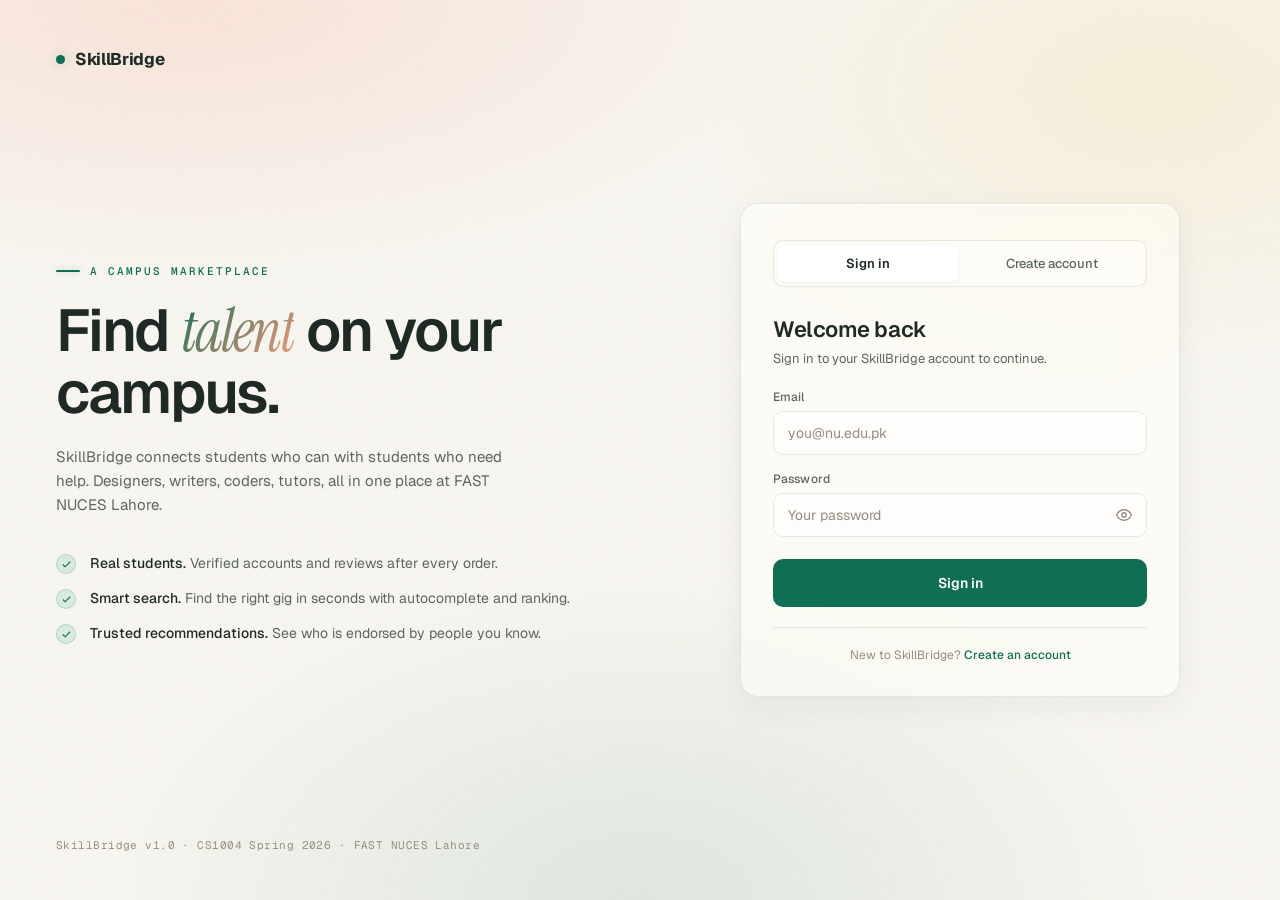
<file: public/index.html>
<!DOCTYPE html>
<html lang="en">
<head>
    <meta charset="UTF-8">
    <meta name="viewport" content="width=device-width, initial-scale=1.0, viewport-fit=cover">
    <meta name="description" content="SkillBridge - campus freelancing platform for FAST NUCES Lahore students">
    <title>SkillBridge - Sign in</title>

    <link rel="preconnect" href="https://fonts.googleapis.com">
    <link rel="preconnect" href="https://fonts.gstatic.com" crossorigin>
    <link href="https://fonts.googleapis.com/css2?family=Geist:wght@300;400;500;600;700;800&family=Geist+Mono:wght@400;500&family=Instrument+Serif:ital@0;1&display=swap" rel="stylesheet">

    <style>
        /* ============================================================
        DESIGN TOKENS - Locked Mockup B v2 Light Emerald
        ============================================================ */
        :root {
            --bg-0: #f7f5ef;
            --bg-1: #fefdfa;
            --bg-2: #f1ede2;
            --line: rgba(31, 42, 38, 0.10);
            --line-strong: rgba(31, 42, 38, 0.18);
            --text: #1f2a26;
            --text-dim: #5c6660;
            --text-faint: #948e80;
            --accent: #0f6e54;
            --accent-hover: #0c5b46;
            --accent-soft: #d8ebe2;
            --accent-2: #ff9b7a;
            --accent-glow: rgba(15, 110, 84, 0.25);
            --warm-yellow: #f5d68a;
            --error: #c4523a;
            --error-soft: rgba(196, 82, 58, 0.08);
            --success: #0f6e54;
        }

        * {
            box-sizing: border-box;
            margin: 0;
            padding: 0;
        }

        html, body {
            background: var(--bg-0);
            color: var(--text);
            font-family: 'Geist', -apple-system, sans-serif;
            -webkit-font-smoothing: antialiased;
            -moz-osx-font-smoothing: grayscale;
            overflow-x: hidden;
            min-height: 100vh;
            min-height: 100svh;
        }

            body::before {
                content: "";
                position: fixed;
                inset: 0;
                background: radial-gradient(ellipse 80% 50% at 15% 0%, rgba(255, 155, 122, 0.20), transparent 60%), radial-gradient(ellipse 60% 50% at 90% 10%, rgba(245, 214, 138, 0.22), transparent 60%), radial-gradient(ellipse 70% 60% at 50% 100%, rgba(15, 110, 84, 0.10), transparent 60%);
                pointer-events: none;
                z-index: 0;
            }

            body::after {
                content: "";
                position: fixed;
                inset: 0;
                background-image: url("data:image/svg+xml;utf8,<svg xmlns='http://www.w3.org/2000/svg' width='200' height='200'><filter id='n'><feTurbulence baseFrequency='0.85' /></filter><rect width='200' height='200' filter='url(%23n)' opacity='0.5'/></svg>");
                opacity: 0.04;
                pointer-events: none;
                z-index: 0;
                mix-blend-mode: multiply;
            }

        .page {
            position: relative;
            z-index: 1;
            min-height: 100vh;
            min-height: 100svh;
            display: grid;
            grid-template-columns: 1fr 1fr;
        }

        /* BRAND PANEL */
        .brand {
            padding: 48px 56px;
            display: flex;
            flex-direction: column;
            justify-content: space-between;
            min-height: 100vh;
            min-height: 100svh;
            position: relative;
        }

        .brand-logo {
            display: flex;
            align-items: center;
            gap: 10px;
            font-weight: 700;
            font-size: 17px;
            letter-spacing: -0.02em;
        }

            .brand-logo .dot {
                width: 9px;
                height: 9px;
                background: var(--accent);
                border-radius: 50%;
                box-shadow: 0 0 12px var(--accent-glow);
            }

        .brand-hero {
            max-width: 520px;
        }

            .brand-hero .eyebrow {
                font-family: 'Geist Mono', monospace;
                font-size: 11px;
                color: var(--accent);
                text-transform: uppercase;
                letter-spacing: 0.18em;
                margin-bottom: 22px;
                display: flex;
                align-items: center;
                gap: 10px;
                font-weight: 500;
            }

                .brand-hero .eyebrow::before {
                    content: "";
                    width: 24px;
                    height: 1.5px;
                    background: var(--accent);
                    box-shadow: 0 0 6px var(--accent-glow);
                    border-radius: 2px;
                }

            .brand-hero h1 {
                font-size: clamp(36px, 4.6vw, 64px);
                font-weight: 600;
                line-height: 1.04;
                letter-spacing: -0.035em;
                margin-bottom: 22px;
                color: var(--text);
            }

                .brand-hero h1 .accent {
                    font-family: 'Instrument Serif', serif;
                    font-style: italic;
                    font-weight: 400;
                    background: linear-gradient(135deg, var(--accent), var(--accent-2));
                    -webkit-background-clip: text;
                    background-clip: text;
                    color: transparent;
                }

            .brand-hero .sub {
                color: var(--text-dim);
                font-size: 15px;
                line-height: 1.6;
                max-width: 48ch;
                margin-bottom: 36px;
            }

        .brand-bullets {
            display: flex;
            flex-direction: column;
            gap: 14px;
        }

        .brand-bullet {
            display: flex;
            align-items: flex-start;
            gap: 14px;
            color: var(--text-dim);
            font-size: 14px;
            line-height: 1.5;
        }

            .brand-bullet .check {
                flex-shrink: 0;
                width: 20px;
                height: 20px;
                border-radius: 50%;
                background: var(--accent-soft);
                border: 1px solid rgba(15, 110, 84, 0.18);
                display: grid;
                place-items: center;
                margin-top: 1px;
            }

                .brand-bullet .check svg {
                    width: 11px;
                    height: 11px;
                    stroke: var(--accent);
                    stroke-width: 2.5;
                    fill: none;
                }

            .brand-bullet b {
                color: var(--text);
                font-weight: 500;
            }

        .brand-footer {
            font-family: 'Geist Mono', monospace;
            font-size: 11px;
            color: var(--text-faint);
            letter-spacing: 0.04em;
        }

        /* AUTH PANEL */
        .auth {
            display: grid;
            place-items: center;
            padding: 48px 40px;
            min-height: 100vh;
            min-height: 100svh;
        }

        .auth-card {
            width: 100%;
            max-width: 440px;
            background: rgba(254, 253, 250, 0.6);
            backdrop-filter: blur(20px) saturate(180%);
            -webkit-backdrop-filter: blur(20px) saturate(180%);
            border: 1px solid var(--line);
            border-radius: 18px;
            padding: 36px 32px 32px;
            box-shadow: 0 1px 0 rgba(255, 255, 255, 0.8) inset, 0 8px 32px rgba(31, 42, 38, 0.06);
            animation: fadeUp .5s ease-out backwards;
        }

        /* TABS */
        .tabs {
            display: grid;
            grid-template-columns: 1fr 1fr;
            gap: 4px;
            background: rgba(254, 253, 250, 0.6);
            border: 1px solid var(--line);
            border-radius: 10px;
            padding: 4px;
            margin-bottom: 28px;
        }

        .tab {
            background: transparent;
            border: none;
            color: var(--text-dim);
            padding: 10px 16px;
            font-size: 13px;
            font-weight: 500;
            border-radius: 7px;
            cursor: pointer;
            font-family: inherit;
            transition: background .2s, color .2s, box-shadow .2s;
        }

            .tab.on {
                background: #fff;
                color: var(--text);
                box-shadow: 0 1px 3px rgba(31, 42, 38, 0.08);
                font-weight: 600;
            }

        /* FORM HEADING */
        .form-head {
            margin-bottom: 20px;
        }

            .form-head h2 {
                font-size: 22px;
                font-weight: 600;
                letter-spacing: -0.02em;
                margin-bottom: 6px;
            }

            .form-head p {
                color: var(--text-dim);
                font-size: 13px;
                line-height: 1.5;
            }

        /* FORM FIELDS */
        form {
            display: flex;
            flex-direction: column;
            gap: 16px;
        }

        .field {
            display: flex;
            flex-direction: column;
            gap: 6px;
        }

            .field label {
                font-size: 12px;
                font-weight: 500;
                color: var(--text-dim);
                letter-spacing: 0.01em;
            }

        /* INPUT WRAPPER (allows positioning the show-password button) */
        .input-wrap {
            position: relative;
        }

            .input-wrap input {
                width: 100%;
                background: rgba(255, 255, 255, 0.7);
                border: 1px solid var(--line);
                border-radius: 10px;
                padding: 12px 14px;
                font-size: 14px;
                font-family: inherit;
                color: var(--text);
                outline: none;
                transition: border-color .2s, background .2s, box-shadow .2s;
            }

            .input-wrap.has-toggle input {
                padding-right: 44px;
            }

            .input-wrap input::placeholder {
                color: var(--text-faint);
            }

            .input-wrap input:hover {
                border-color: var(--line-strong);
            }

            .input-wrap input:focus {
                border-color: var(--accent);
                background: #fff;
                box-shadow: 0 0 0 3px var(--accent-glow);
            }

            .input-wrap input:disabled {
                background: var(--bg-2);
                color: var(--text-faint);
                cursor: not-allowed;
            }

        /* SHOW-PASSWORD EYE TOGGLE */
        .pw-toggle {
            position: absolute;
            right: 6px;
            top: 50%;
            transform: translateY(-50%);
            background: transparent;
            border: none;
            padding: 8px;
            cursor: pointer;
            border-radius: 6px;
            display: grid;
            place-items: center;
            color: var(--text-faint);
            transition: color .2s, background .2s;
        }

            .pw-toggle:hover {
                color: var(--text-dim);
                background: rgba(31, 42, 38, 0.04);
            }

            .pw-toggle svg {
                width: 18px;
                height: 18px;
                stroke: currentColor;
                stroke-width: 1.8;
                fill: none;
                stroke-linecap: round;
                stroke-linejoin: round;
            }

            .pw-toggle .eye-off {
                display: none;
            }

            .pw-toggle.shown .eye-on {
                display: none;
            }

            .pw-toggle.shown .eye-off {
                display: block;
            }

        /* ROLE PICKER */
        .role-picker {
            display: grid;
            grid-template-columns: 1fr 1fr;
            gap: 8px;
        }

        .role-option {
            position: relative;
            cursor: pointer;
        }

            .role-option input {
                position: absolute;
                opacity: 0;
                pointer-events: none;
            }

        .role-card {
            background: rgba(255, 255, 255, 0.6);
            border: 1px solid var(--line);
            border-radius: 10px;
            padding: 12px 14px;
            transition: all .2s;
            display: flex;
            flex-direction: column;
            gap: 2px;
        }

            .role-card .role-name {
                font-size: 13px;
                font-weight: 600;
                color: var(--text);
            }

            .role-card .role-desc {
                font-size: 11px;
                color: var(--text-faint);
                line-height: 1.3;
            }

        .role-option:hover .role-card {
            border-color: var(--line-strong);
            background: rgba(255, 255, 255, 0.9);
        }

        .role-option input:checked + .role-card {
            border-color: var(--accent);
            background: var(--accent-soft);
            box-shadow: 0 0 0 3px var(--accent-glow);
        }

            .role-option input:checked + .role-card .role-name {
                color: var(--accent);
            }

        /* PRIMARY BUTTON */
        .btn-primary {
            background: var(--accent);
            color: #fff;
            border: none;
            padding: 13px 18px;
            border-radius: 10px;
            font-weight: 600;
            font-size: 14px;
            cursor: pointer;
            font-family: inherit;
            transition: transform .15s, box-shadow .2s, background .2s;
            margin-top: 6px;
            min-height: 48px;
        }

            .btn-primary:hover:not(:disabled) {
                transform: translateY(-1px);
                background: var(--accent-hover);
                box-shadow: 0 6px 20px var(--accent-glow);
            }

            .btn-primary:active:not(:disabled) {
                transform: translateY(0);
            }

            .btn-primary:disabled {
                background: var(--text-faint);
                cursor: not-allowed;
                opacity: 0.7;
            }

        /* ERROR BANNER (lives inside each form block, above form fields) */
        .error-banner {
            background: var(--error-soft);
            border: 1px solid rgba(196, 82, 58, 0.25);
            color: var(--error);
            padding: 10px 14px;
            border-radius: 10px;
            font-size: 13px;
            line-height: 1.4;
            display: none;
            margin-bottom: 16px;
        }

            .error-banner.show {
                display: block;
                animation: fadeUp .25s ease-out;
            }

        /* AUTH FOOTER */
        .auth-foot {
            margin-top: 20px;
            padding-top: 18px;
            border-top: 1px solid var(--line);
            text-align: center;
            font-size: 12px;
            color: var(--text-faint);
            line-height: 1.5;
        }

            .auth-foot a {
                color: var(--accent);
                text-decoration: none;
                font-weight: 500;
                cursor: pointer;
            }

                .auth-foot a:hover {
                    color: var(--accent-hover);
                    text-decoration: underline;
                }

        /* FORM BLOCK VISIBILITY */
        .form-block {
            display: none;
        }

            .form-block.on {
                display: block;
                animation: fadeUp .25s ease-out;
            }

        /* ANIMATION */
        @keyframes fadeUp {
            from {
                opacity: 0;
                transform: translateY(12px);
            }

            to {
                opacity: 1;
                transform: translateY(0);
            }
        }

        /* RESPONSIVE: TABLET */
        @media (max-width: 959px) {
            .page {
                grid-template-columns: 1fr;
            }

            .brand {
                min-height: auto;
                padding: 36px 40px 24px;
            }

            .brand-hero {
                max-width: 100%;
            }

                .brand-hero h1 {
                    font-size: clamp(30px, 5vw, 44px);
                    margin-bottom: 16px;
                }

                .brand-hero .sub {
                    font-size: 14px;
                    margin-bottom: 24px;
                    max-width: 60ch;
                }

            .brand-bullets {
                flex-direction: row;
                flex-wrap: wrap;
                gap: 10px;
            }

            .brand-bullet {
                background: rgba(254, 253, 250, 0.5);
                border: 1px solid var(--line);
                padding: 8px 12px;
                border-radius: 999px;
                font-size: 12px;
            }

                .brand-bullet b {
                    font-weight: 500;
                }

            .brand-footer {
                display: none;
            }

            .auth {
                min-height: auto;
                padding: 24px 40px 48px;
            }
        }

        /* RESPONSIVE: MOBILE */
        @media (max-width: 639px) {
            .brand {
                padding: 24px 20px 12px;
                gap: 16px;
            }

            .brand-hero .eyebrow {
                display: none;
            }

            .brand-hero h1 {
                font-size: 22px;
                margin-bottom: 8px;
                letter-spacing: -0.02em;
            }

            .brand-hero .sub {
                font-size: 13px;
                margin-bottom: 0;
                max-width: 100%;
            }

            .brand-bullets {
                display: none;
            }

            .auth {
                padding: 16px 20px 32px;
            }

            .auth-card {
                padding: 28px 22px 24px;
                border-radius: 16px;
            }

            .input-wrap input {
                font-size: 16px;
                padding: 14px 14px;
                min-height: 48px;
            }

            .input-wrap.has-toggle input {
                padding-right: 48px;
            }

            .btn-primary {
                font-size: 15px;
                padding: 14px 18px;
            }

            .tab {
                padding: 12px 14px;
                min-height: 44px;
            }

            .form-head h2 {
                font-size: 20px;
            }
        }

        /* RESPONSIVE: VERY SMALL PHONES */
        @media (max-width: 379px) {
            .brand {
                padding: 20px 16px 10px;
            }

            .brand-logo {
                font-size: 16px;
            }

            .brand-hero h1 {
                font-size: 20px;
            }

            .brand-hero .sub {
                font-size: 12px;
            }

            .auth {
                padding: 12px 16px 24px;
            }

            .auth-card {
                padding: 22px 18px 20px;
            }

            .role-picker {
                grid-template-columns: 1fr;
            }

            .form-head h2 {
                font-size: 19px;
            }
        }

        /* REDUCED MOTION */
        @media (prefers-reduced-motion: reduce) {
            *, *::before, *::after {
                animation-duration: 0.01ms !important;
                transition-duration: 0.01ms !important;
            }
        }
    </style>
</head>
<body>

    <div class="page">

        <aside class="brand">
            <div class="brand-logo">
                <span class="dot"></span>
                SkillBridge
            </div>

            <div class="brand-hero">
                <div class="eyebrow">A campus marketplace</div>
                <h1>Find <span class="accent">talent</span> on your campus.</h1>
                <p class="sub">SkillBridge connects students who can with students who need help. Designers, writers, coders, tutors, all in one place at FAST NUCES Lahore.</p>

                <div class="brand-bullets">
                    <div class="brand-bullet">
                        <span class="check">
                            <svg viewBox="0 0 24 24"><polyline points="20 6 9 17 4 12" /></svg>
                        </span>
                        <div><b>Real students.</b> Verified accounts and reviews after every order.</div>
                    </div>
                    <div class="brand-bullet">
                        <span class="check">
                            <svg viewBox="0 0 24 24"><polyline points="20 6 9 17 4 12" /></svg>
                        </span>
                        <div><b>Smart search.</b> Find the right gig in seconds with autocomplete and ranking.</div>
                    </div>
                    <div class="brand-bullet">
                        <span class="check">
                            <svg viewBox="0 0 24 24"><polyline points="20 6 9 17 4 12" /></svg>
                        </span>
                        <div><b>Trusted recommendations.</b> See who is endorsed by people you know.</div>
                    </div>
                </div>
            </div>

            <div class="brand-footer">SkillBridge v1.0 &middot; CS1004 Spring 2026 &middot; FAST NUCES Lahore</div>
        </aside>

        <main class="auth">
            <section class="auth-card" aria-labelledby="auth-title">

                <div class="tabs" role="tablist">
                    <button type="button" class="tab on" data-tab="login" role="tab" aria-selected="true">Sign in</button>
                    <button type="button" class="tab" data-tab="register" role="tab" aria-selected="false">Create account</button>
                </div>

                <!-- LOGIN BLOCK -->
                <div class="form-block on" data-block="login">
                    <div class="form-head">
                        <h2 id="auth-title">Welcome back</h2>
                        <p>Sign in to your SkillBridge account to continue.</p>
                    </div>

                    <div class="error-banner" id="loginError" role="alert"></div>

                    <form id="loginForm" novalidate>
                        <div class="field">
                            <label for="loginEmail">Email</label>
                            <div class="input-wrap">
                                <input type="email" id="loginEmail" name="email" placeholder="you@nu.edu.pk" autocomplete="email" required>
                            </div>
                        </div>
                        <div class="field">
                            <label for="loginPassword">Password</label>
                            <div class="input-wrap has-toggle">
                                <input type="password" id="loginPassword" name="password" placeholder="Your password" autocomplete="current-password" required>
                                <button type="button" class="pw-toggle" data-target="loginPassword" aria-label="Show password">
                                    <svg class="eye-on" viewBox="0 0 24 24"><path d="M2 12s3.5-7 10-7 10 7 10 7-3.5 7-10 7-10-7-10-7z" /><circle cx="12" cy="12" r="3" /></svg>
                                    <svg class="eye-off" viewBox="0 0 24 24"><path d="M17.94 17.94A10.94 10.94 0 0 1 12 19c-6.5 0-10-7-10-7a19.5 19.5 0 0 1 4.06-4.94" /><path d="M9.9 4.24A10.94 10.94 0 0 1 12 4c6.5 0 10 7 10 7a19.46 19.46 0 0 1-2.16 3.19" /><line x1="2" y1="2" x2="22" y2="22" /><path d="M14.12 14.12a3 3 0 1 1-4.24-4.24" /></svg>
                                </button>
                            </div>
                        </div>
                        <button type="submit" class="btn-primary" id="loginBtn">Sign in</button>
                    </form>

                    <div class="auth-foot">
                        New to SkillBridge? <a data-switch="register">Create an account</a>
                    </div>
                </div>

                <!-- REGISTER BLOCK -->
                <div class="form-block" data-block="register">
                    <div class="form-head">
                        <h2>Create your account</h2>
                        <p>Join the SkillBridge campus marketplace.</p>
                    </div>

                    <div class="error-banner" id="registerError" role="alert"></div>

                    <form id="registerForm" novalidate>
                        <div class="field">
                            <label for="regName">Full name</label>
                            <div class="input-wrap">
                                <input type="text" id="regName" name="name" placeholder="Your full name" autocomplete="name" required>
                            </div>
                        </div>
                        <div class="field">
                            <label for="regEmail">Email</label>
                            <div class="input-wrap">
                                <input type="email" id="regEmail" name="email" placeholder="you@nu.edu.pk" autocomplete="email" required>
                            </div>
                        </div>
                        <div class="field">
                            <label for="regPassword">Password</label>
                            <div class="input-wrap has-toggle">
                                <input type="password" id="regPassword" name="password" placeholder="At least 8 characters with one digit" autocomplete="new-password" required>
                                <button type="button" class="pw-toggle" data-target="regPassword" aria-label="Show password">
                                    <svg class="eye-on" viewBox="0 0 24 24"><path d="M2 12s3.5-7 10-7 10 7 10 7-3.5 7-10 7-10-7-10-7z" /><circle cx="12" cy="12" r="3" /></svg>
                                    <svg class="eye-off" viewBox="0 0 24 24"><path d="M17.94 17.94A10.94 10.94 0 0 1 12 19c-6.5 0-10-7-10-7a19.5 19.5 0 0 1 4.06-4.94" /><path d="M9.9 4.24A10.94 10.94 0 0 1 12 4c6.5 0 10 7 10 7a19.46 19.46 0 0 1-2.16 3.19" /><line x1="2" y1="2" x2="22" y2="22" /><path d="M14.12 14.12a3 3 0 1 1-4.24-4.24" /></svg>
                                </button>
                            </div>
                        </div>

                        <div class="field">
                            <label>I am a...</label>
                            <div class="role-picker">
                                <label class="role-option">
                                    <input type="radio" name="role" value="CLIENT" checked>
                                    <div class="role-card">
                                        <div class="role-name">Client</div>
                                        <div class="role-desc">I want to hire freelancers</div>
                                    </div>
                                </label>
                                <label class="role-option">
                                    <input type="radio" name="role" value="FREELANCER">
                                    <div class="role-card">
                                        <div class="role-name">Freelancer</div>
                                        <div class="role-desc">I want to offer my skills</div>
                                    </div>
                                </label>
                            </div>
                        </div>

                        <button type="submit" class="btn-primary" id="registerBtn">Create account</button>
                    </form>

                    <div class="auth-foot">
                        Already have an account? <a data-switch="login">Sign in</a>
                    </div>
                </div>

            </section>
        </main>

    </div>

    <script>
        // ============================================================
        // SkillBridge auth page logic
        //
        // Endpoints (already wired in HttpServer.cpp):
        //   POST /api/register  -> {name, email, password, role}
        //                          returns 201 {token, user}
        //   POST /api/login     -> {email, password}
        //                          returns 200 {token, user}
        //   GET  /api/me        -> Authorization: Bearer <token>
        //                          returns 200 (response shape verified
        //                          when /browse.html exists and tests run)
        //
        // Storage:
        //   sessionStorage.sb_token = "<token>"
        //   sessionStorage.sb_user  = JSON.stringify(user)
        // ============================================================

        const API_BASE = "";

        // Email rule: at least one char before @, one char before the dot,
        // one char after the dot. Loose, intentional.
        const EMAIL_REGEX = /^.+@.+\..+$/;

        // Password rule: matches backend - >= 8 chars and at least one digit.
        function isPasswordValid(pw) {
        return pw.length >= 8 && /\d/.test(pw);
        }

        // ---- Tab switching ----------------------------------------
        function switchTab(target) {
        document.querySelectorAll(".tab").forEach(t => {
        const on = t.dataset.tab === target;
        t.classList.toggle("on", on);
        t.setAttribute("aria-selected", on ? "true" : "false");
        });
        document.querySelectorAll(".form-block").forEach(b => {
        b.classList.toggle("on", b.dataset.block === target);
        });
        hideError("loginError");
        hideError("registerError");
        }
        document.querySelectorAll(".tab").forEach(t => {
        t.addEventListener("click", () => switchTab(t.dataset.tab));
        });
        document.querySelectorAll("[data-switch]").forEach(a => {
        a.addEventListener("click", (e) => {
        e.preventDefault();
        switchTab(a.dataset.switch);
        });
        });

        // ---- Show password toggle ---------------------------------
        document.querySelectorAll(".pw-toggle").forEach(btn => {
        btn.addEventListener("click", () => {
        const target = document.getElementById(btn.dataset.target);
        if (!target) return;
        const isPw = target.type === "password";
        target.type = isPw ? "text" : "password";
        btn.classList.toggle("shown", isPw);
        btn.setAttribute("aria-label", isPw ? "Hide password" : "Show password");
        });
        });

        // ---- Per-form error display -------------------------------
        function showError(bannerId, msg) {
        const el = document.getElementById(bannerId);
        el.textContent = msg;
        el.classList.add("show");
        }
        function hideError(bannerId) {
        const el = document.getElementById(bannerId);
        el.classList.remove("show");
        el.textContent = "";
        }

        // ---- Button busy state ------------------------------------
        function setBusy(btn, busy, busyText) {
        if (busy) {
        btn.dataset.originalText = btn.textContent;
        btn.textContent = busyText;
        btn.disabled = true;
        } else {
        btn.textContent = btn.dataset.originalText || btn.textContent;
        btn.disabled = false;
        }
        }

        // ---- Save session and redirect ----------------------------
        function completeAuth(payload, errorBannerId) {
        if (!payload || !payload.token || !payload.user) {
        showError(errorBannerId, "Server returned an unexpected response. Please try again.");
        return;
        }
        sessionStorage.setItem("sb_token", payload.token);
        sessionStorage.setItem("sb_user", JSON.stringify(payload.user));
        window.location.href = "/browse.html";
        }

        // ---- API helper -------------------------------------------
        async function apiCall(path, body, opts = {}) {
        const headers = { "Content-Type": "application/json" };
        if (opts.token) headers["Authorization"] = "Bearer " + opts.token;

        let res;
        try {
        res = await fetch(API_BASE + path, {
        method: opts.method || "POST",
        headers,
        body: body ? JSON.stringify(body) : undefined
        });
        } catch (networkErr) {
        throw new Error("Cannot reach the server. Is it running?");
        }

        let data = null;
        try { data = await res.json(); } catch (_) { /* may be empty */ }

        if (!res.ok) {
        const msg = (data && data.error) ? data.error : ("Request failed (" + res.status + ")");
        const err = new Error(msg);
        err.status = res.status;
        throw err;
        }
        return data;
        }

        // ---- Auto-redirect if already signed in -------------------
        async function checkExistingSession() {
        const token = sessionStorage.getItem("sb_token");
        if (!token) return;
        try {
        const data = await apiCall("/api/me", null, { method: "GET", token });
        sessionStorage.setItem("sb_user", JSON.stringify(data.user || data));
        window.location.href = "/browse.html";
        } catch (e) {
        sessionStorage.removeItem("sb_token");
        sessionStorage.removeItem("sb_user");
        }
        }

        // ---- Login submit -----------------------------------------
        const loginForm = document.getElementById("loginForm");
        const loginBtn  = document.getElementById("loginBtn");

        loginForm.addEventListener("submit", async (e) => {
        e.preventDefault();
        hideError("loginError");

        const email    = document.getElementById("loginEmail").value.trim();
        const password = document.getElementById("loginPassword").value;

        if (!email || !password) {
        showError("loginError", "Please enter your email and password.");
        return;
        }
        if (!EMAIL_REGEX.test(email)) {
        showError("loginError", "Please enter a valid email address.");
        return;
        }

        setBusy(loginBtn, true, "Signing in...");
        try {
        const data = await apiCall("/api/login", { email, password });
        completeAuth(data, "loginError");
        } catch (err) {
        showError("loginError", err.message);
        setBusy(loginBtn, false);
        }
        });

        // ---- Register submit --------------------------------------
        const registerForm = document.getElementById("registerForm");
        const registerBtn  = document.getElementById("registerBtn");

        registerForm.addEventListener("submit", async (e) => {
        e.preventDefault();
        hideError("registerError");

        const name     = document.getElementById("regName").value.trim();
        const email    = document.getElementById("regEmail").value.trim();
        const password = document.getElementById("regPassword").value;
        const role     = document.querySelector('input[name="role"]:checked').value;

        if (!name || !email || !password) {
        showError("registerError", "Please fill in all the fields.");
        return;
        }
        if (!EMAIL_REGEX.test(email)) {
        showError("registerError", "Please enter a valid email address.");
        return;
        }
        if (!isPasswordValid(password)) {
        showError("registerError", "Password must be at least 8 characters and contain at least one digit.");
        return;
        }

        setBusy(registerBtn, true, "Creating account...");
        try {
        const data = await apiCall("/api/register", { name, email, password, role });
        completeAuth(data, "registerError");
        } catch (err) {
        showError("registerError", err.message);
        setBusy(registerBtn, false);
        }
        });

        checkExistingSession();
    </script>

</body>
</html>
</file>
